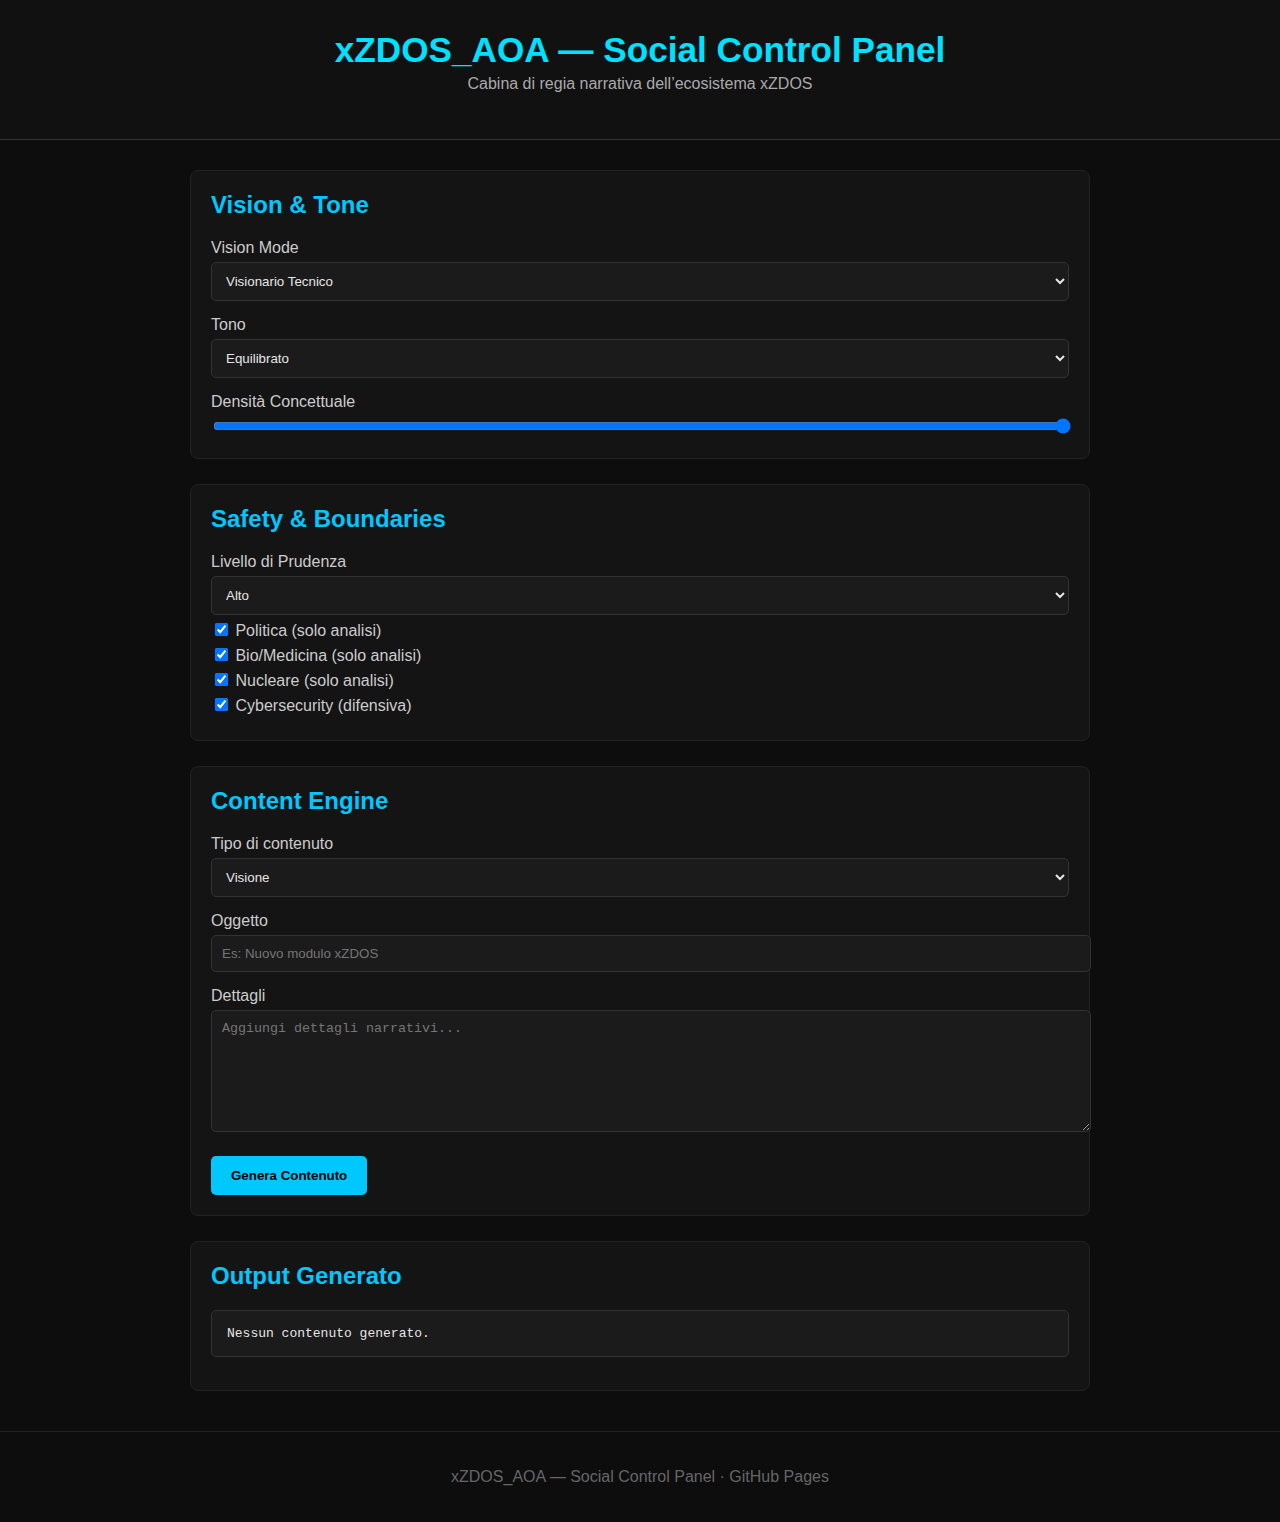
<file: docs/index.html>
<!DOCTYPE html>
<html lang="it">
<head>
    <meta charset="UTF-8">
    <title>xZDOS_AOA — Social Control Panel</title>
    <link rel="stylesheet" href="style.css">
</head>

<body>
    <header>
        <h1>xZDOS_AOA — Social Control Panel</h1>
        <p class="subtitle">Cabina di regia narrativa dell’ecosistema xZDOS</p>
    </header>

    <main>
        <section class="card">
            <h2>Vision & Tone</h2>

            <label>Vision Mode</label>
            <select id="visionMode">
                <option value="visionario_puro">Visionario Puro</option>
                <option value="visionario_tecnico" selected>Visionario Tecnico</option>
                <option value="visionario_istituzionale">Visionario Istituzionale</option>
            </select>

            <label>Tono</label>
            <select id="tone">
                <option value="freddo">Freddo</option>
                <option value="equilibrato" selected>Equilibrato</option>
                <option value="caldo">Caldo</option>
            </select>

            <label>Densità Concettuale</label>
            <input type="range" id="density" min="1" max="3" value="3">
        </section>

        <section class="card">
            <h2>Safety & Boundaries</h2>

            <label>Livello di Prudenza</label>
            <select id="prudence">
                <option value="rigido">Rigido</option>
                <option value="alto" selected>Alto</option>
                <option value="medio">Medio</option>
            </select>

            <div class="checkbox-group">
                <label><input type="checkbox" checked> Politica (solo analisi)</label>
                <label><input type="checkbox" checked> Bio/Medicina (solo analisi)</label>
                <label><input type="checkbox" checked> Nucleare (solo analisi)</label>
                <label><input type="checkbox" checked> Cybersecurity (difensiva)</label>
            </div>
        </section>

        <section class="card">
            <h2>Content Engine</h2>

            <label>Tipo di contenuto</label>
            <select id="contentType">
                <option value="announce">Annuncio</option>
                <option value="vision" selected>Visione</option>
                <option value="behind">Dietro le quinte</option>
                <option value="manifesto">Manifesto</option>
            </select>

            <label>Oggetto</label>
            <input type="text" id="subject" placeholder="Es: Nuovo modulo xZDOS">

            <label>Dettagli</label>
            <textarea id="details" placeholder="Aggiungi dettagli narrativi..."></textarea>

            <button id="generate">Genera Contenuto</button>
        </section>

        <section class="card output">
            <h2>Output Generato</h2>
            <pre id="outputBox">Nessun contenuto generato.</pre>
        </section>
    </main>

    <footer>
        <p>xZDOS_AOA — Social Control Panel · GitHub Pages</p>
    </footer>

    <script src="controller.js"></script>
</body>
</html>
</file>
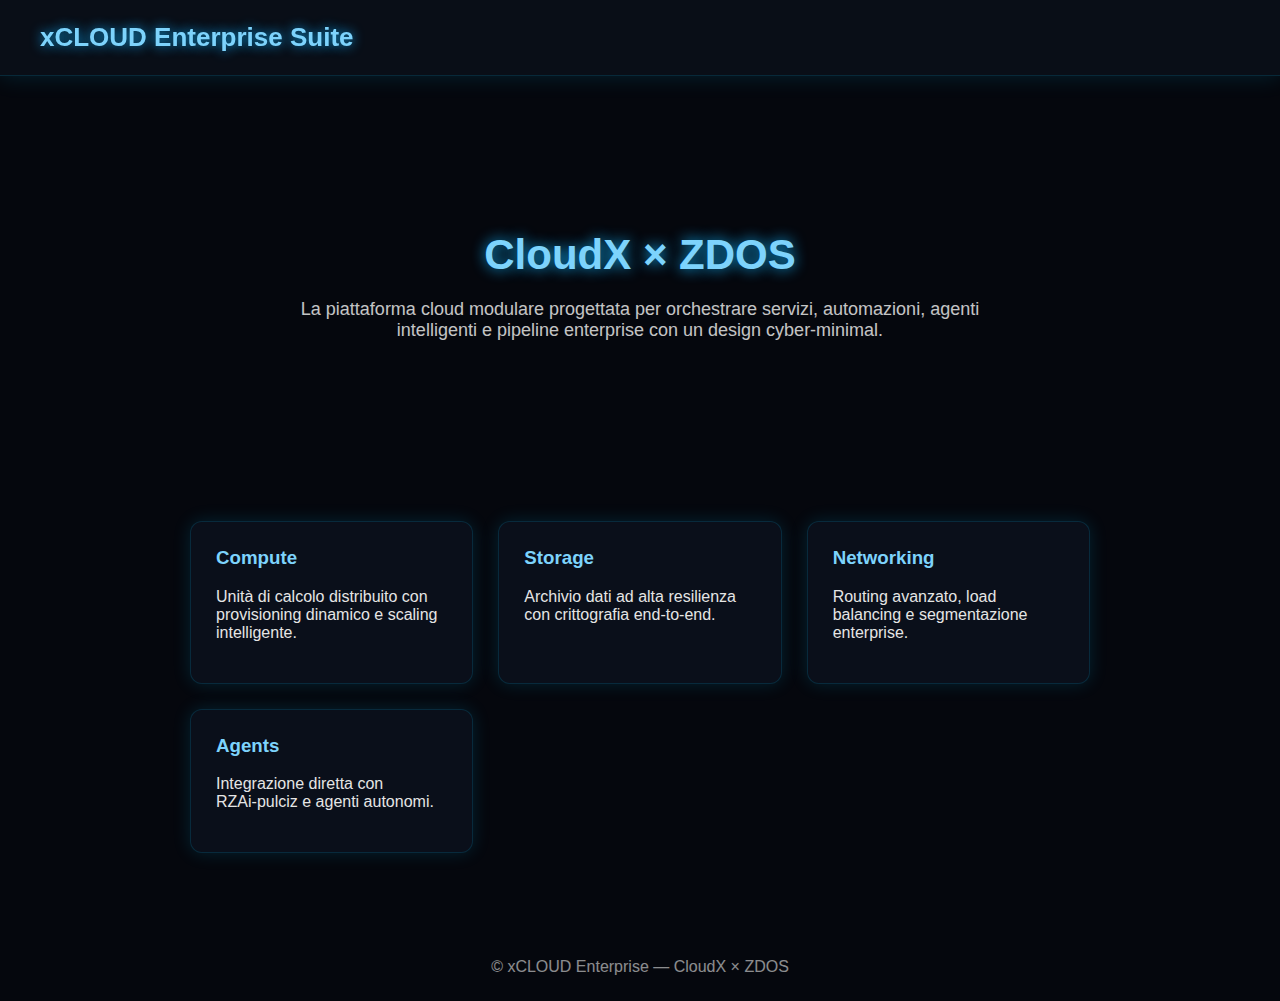
<file: xCLOUD/index.html>
<!DOCTYPE html>
<html lang="it">
<head>
  <meta charset="UTF-8">
  <meta name="viewport" content="width=device-width, initial-scale=1.0">
  <title>xCLOUD — Enterprise Cloud Suite</title>

  <style>
    body {
      margin: 0;
      padding: 0;
      background: #05070d;
      color: #e5e5e5;
      font-family: "Inter", sans-serif;
    }

    header {
      background: rgba(10, 15, 26, 0.85);
      backdrop-filter: blur(12px);
      padding: 22px 40px;
      display: flex;
      justify-content: space-between;
      align-items: center;
      border-bottom: 1px solid rgba(0, 200, 255, 0.15);
      box-shadow: 0 0 22px rgba(0, 200, 255, 0.15);
    }

    header h1 {
      margin: 0;
      font-size: 26px;
      color: #7dd3fc;
      text-shadow: 0 0 12px #0ea5e9;
    }

    .hero {
      text-align: center;
      padding: 120px 20px;
    }

    .hero h2 {
      font-size: 42px;
      margin-bottom: 20px;
      color: #7dd3fc;
      text-shadow: 0 0 14px #0ea5e9;
    }

    .hero p {
      font-size: 18px;
      max-width: 700px;
      margin: 0 auto;
      opacity: 0.85;
    }

    .modules {
      max-width: 900px;
      margin: 60px auto;
      display: grid;
      grid-template-columns: repeat(auto-fit, minmax(260px, 1fr));
      gap: 25px;
    }

    .card {
      background: #0a0f1a;
      padding: 25px;
      border-radius: 12px;
      border: 1px solid rgba(0, 200, 255, 0.15);
      box-shadow: 0 0 18px rgba(0, 200, 255, 0.15);
      transition: 0.2s;
    }

    .card:hover {
      transform: translateY(-4px);
      box-shadow: 0 0 22px rgba(0, 200, 255, 0.25);
    }

    .card h3 {
      margin-top: 0;
      color: #7dd3fc;
    }

    footer {
      text-align: center;
      padding: 25px;
      margin-top: 80px;
      opacity: 0.6;
    }
  </style>
</head>

<body>

<header>
  <h1>xCLOUD Enterprise Suite</h1>
</header>

<section class="hero">
  <h2>CloudX × ZDOS</h2>
  <p>
    La piattaforma cloud modulare progettata per orchestrare servizi, automazioni,
    agenti intelligenti e pipeline enterprise con un design cyber‑minimal.
  </p>
</section>

<section class="modules">

  <div class="card">
    <h3>Compute</h3>
    <p>Unità di calcolo distribuito con provisioning dinamico e scaling intelligente.</p>
  </div>

  <div class="card">
    <h3>Storage</h3>
    <p>Archivio dati ad alta resilienza con crittografia end‑to‑end.</p>
  </div>

  <div class="card">
    <h3>Networking</h3>
    <p>Routing avanzato, load balancing e segmentazione enterprise.</p>
  </div>

  <div class="card">
    <h3>Agents</h3>
    <p>Integrazione diretta con RZAi‑pulciz e agenti autonomi.</p>
  </div>

</section>

<footer>
  © xCLOUD Enterprise — CloudX × ZDOS
</footer>

</body>
</html>
</file>
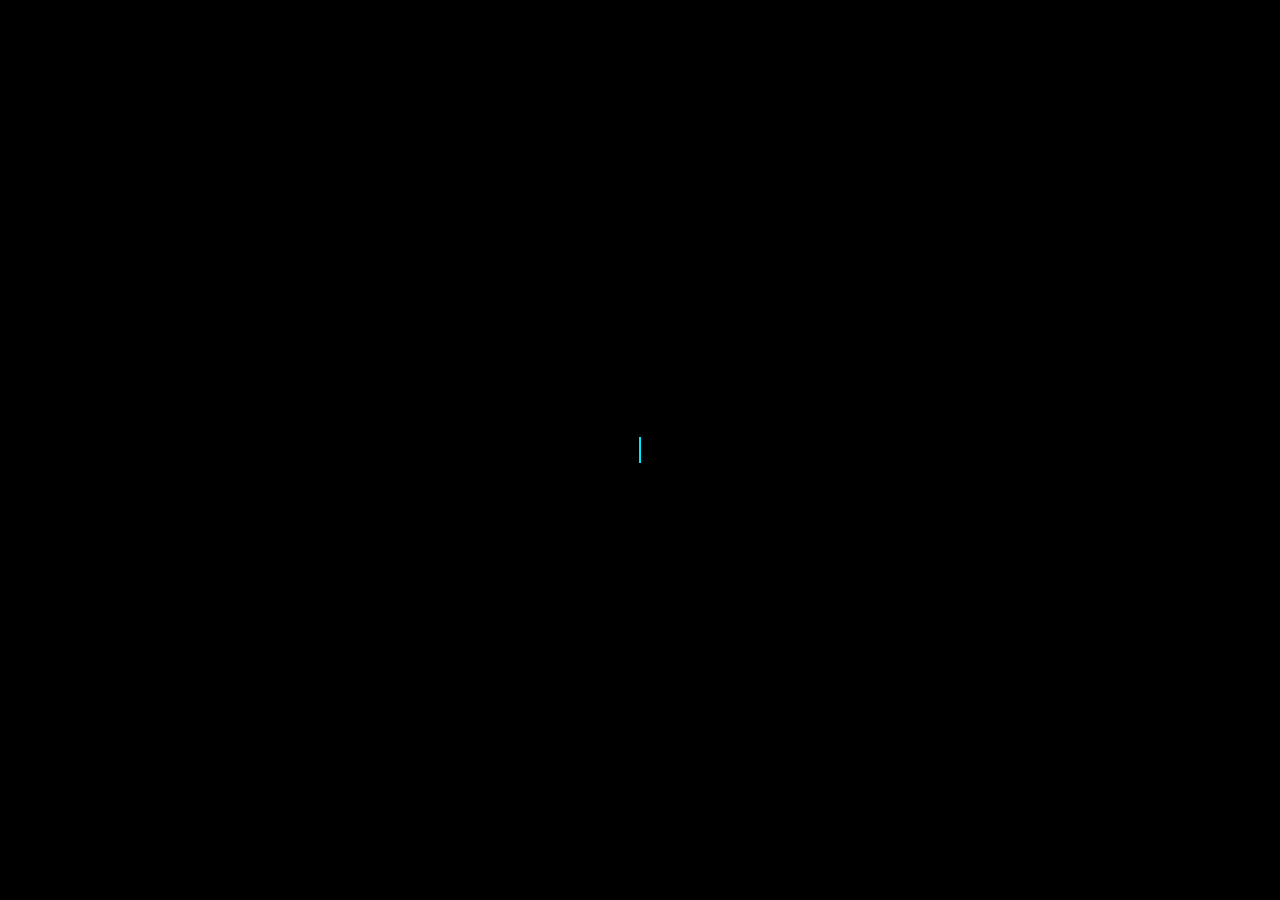
<file: zdos/index.html>
<!DOCTYPE html>
<html lang="it">
<head>
  <meta charset="UTF-8">
  <title>CloudX Portal – X‑ZDOS</title>
  <style>
    body {
      background: #000;
      color: #e5e5e5;
      font-family: 'Inter', sans-serif;
      margin: 0;
      overflow: hidden;
    }

    /* INTRO */
    #intro {
      position: fixed;
      top: 0; left: 0;
      width: 100%; height: 100%;
      background: #000;
      display: flex;
      justify-content: center;
      align-items: center;
      flex-direction: column;
      z-index: 10;
      animation: fadeOut 1s ease forwards;
      animation-delay: 3.2s;
    }

    #introText {
      font-size: 22px;
      color: #00eaff;
      text-shadow: 0 0 10px #00eaff88;
      white-space: nowrap;
      overflow: hidden;
      border-right: 2px solid #00eaff;
      width: 0;
      animation: typing 2.5s steps(30), blink 0.7s infinite;
    }

    @keyframes typing {
      from { width: 0; }
      to { width: 260px; }
    }

    @keyframes blink {
      50% { border-color: transparent; }
    }

    @keyframes fadeOut {
      to { opacity: 0; visibility: hidden; }
    }

    /* PORTALE */
    #portal {
      display: none;
      height: 100vh;
      width: 100%;
      background: #050505;
      display: flex;
      flex-direction: column;
      justify-content: center;
      align-items: center;
      text-align: center;
      animation: fadeIn 1s ease forwards;
    }

    @keyframes fadeIn {
      from { opacity: 0; }
      to { opacity: 1; }
    }

    h1 {
      font-size: 34px;
      margin-bottom: 20px;
      color: #00eaff;
      text-shadow: 0 0 12px #00eaff66;
      letter-spacing: 1px;
    }

    p {
      opacity: 0.7;
      margin-bottom: 40px;
      font-size: 15px;
    }

    .btn {
      padding: 14px 32px;
      font-size: 18px;
      color: #050505;
      background: #00eaff;
      border: none;
      border-radius: 10px;
      cursor: pointer;
      text-decoration: none;
      font-weight: 600;
      box-shadow: 0 0 14px #00eaff88;
      transition: 0.2s ease;
      margin-bottom: 25px;
    }

    .btn:hover {
      background: #00c7d6;
      box-shadow: 0 0 20px #00eaffaa;
    }

    select {
      padding: 12px;
      font-size: 16px;
      border-radius: 8px;
      background: #111;
      color: #e5e5e5;
      border: 1px solid #333;
      margin-top: 10px;
    }
  </style>
</head>
<body>

  <!-- INTRO -->
  <div id="intro">
    <div id="introText">BOOTING CLOUDX SYSTEM...</div>
  </div>

  <!-- PORTALE -->
  <div id="portal">
    <h1>CloudX Portal</h1>
    <p>Accesso al circuito X‑ZDOS</p>

    <a class="btn" href="https://wallet.x-zdos.it">
      Entra nel DSN Wallet
    </a>

    <select onchange="if(this.value) window.location.href=this.value">
      <option value="">Navigazione CloudX…</option>
      <option value="https://wallet.x-zdos.it">DSN Wallet</option>
      <option value="https://x-zdos.it">Home</option>
      <option value="https://x-zdos.it/zdos">ZDOS</option>
    </select>

  </div>

  <script>
    setTimeout(() => {
      document.getElementById("portal").style.display = "flex";
    }, 3200);
  </script>

</body>
</html>
</file>
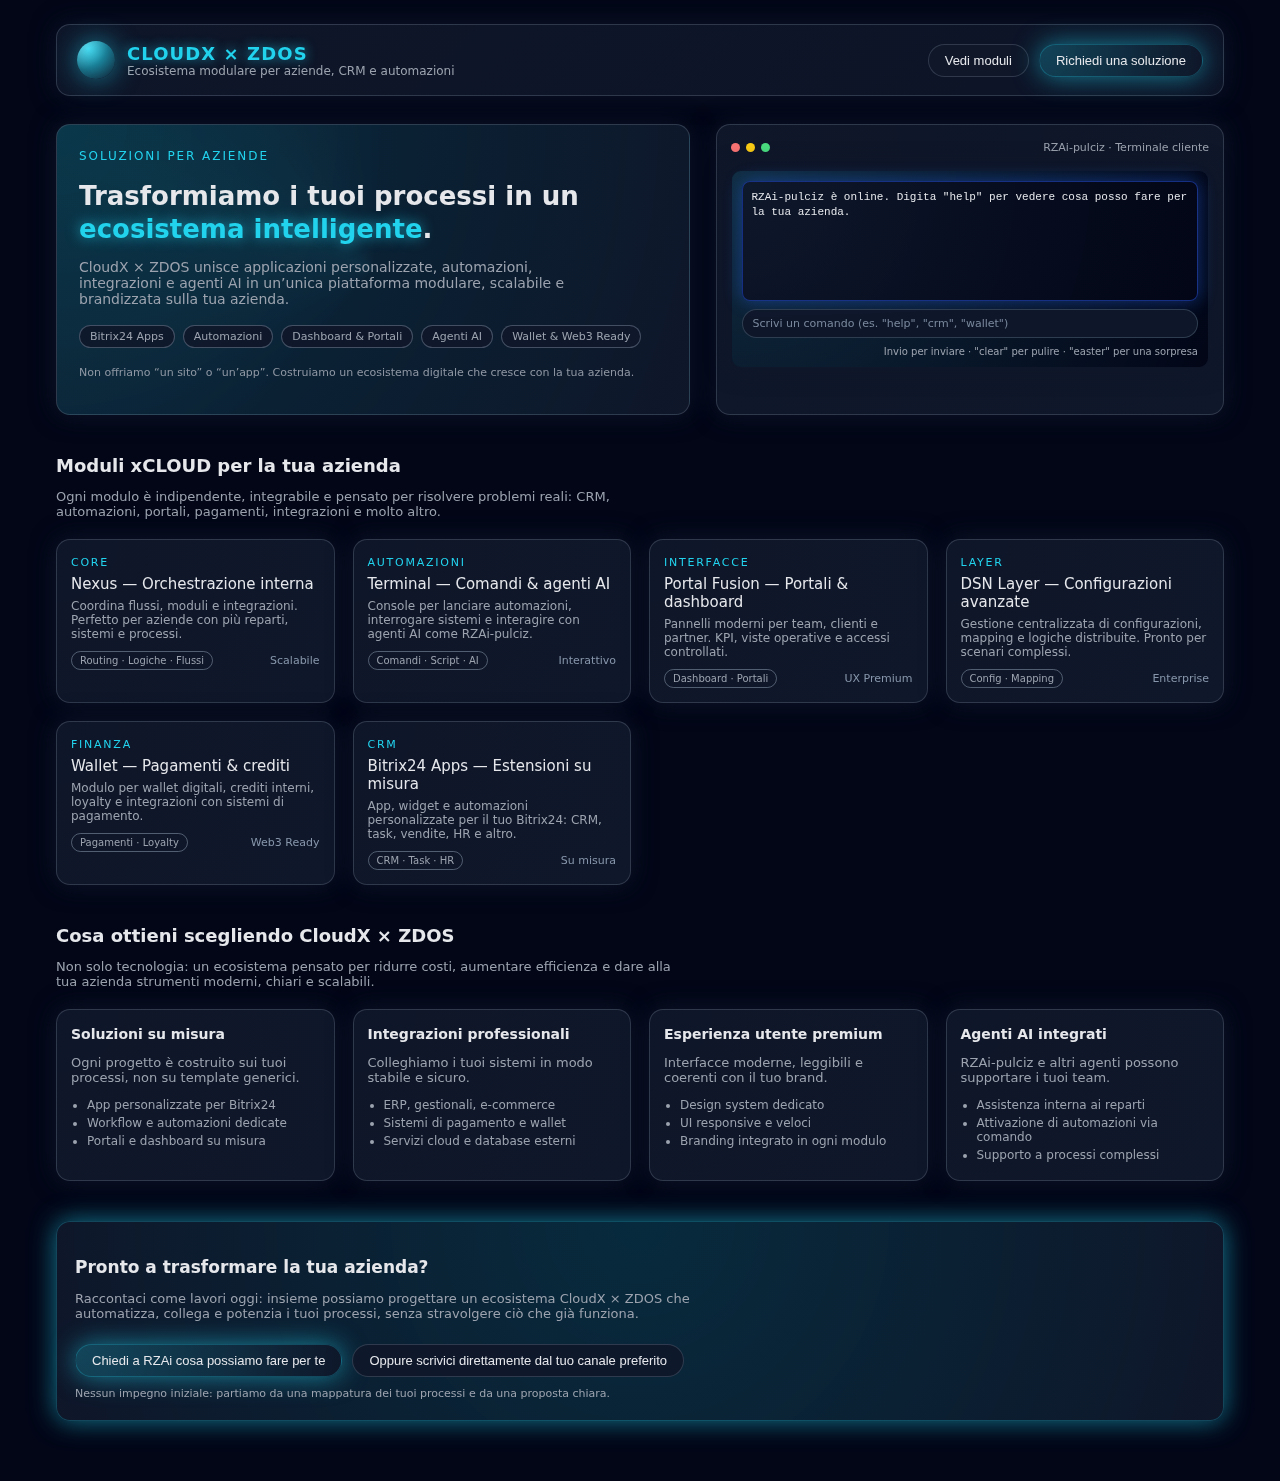
<file: clienti.html>
<!DOCTYPE html>
<html lang="it">
<head>
  <meta charset="UTF-8" />
  <title>CloudX × ZDOS — Soluzioni per Aziende</title>
  <meta name="viewport" content="width=device-width, initial-scale=1.0" />

  <style>
    :root {
      --bg: #050711;
      --bg-alt: #070a16;
      --accent: #22d3ee;
      --accent-soft: rgba(34, 211, 238, 0.25);
      --accent-strong: rgba(34, 211, 238, 0.7);
      --text: #e5e7eb;
      --muted: #9ca3af;
      --danger: #f97373;
      --card-border: rgba(148, 163, 184, 0.25);
      --radius: 14px;
      --shadow-soft: 0 0 24px rgba(15, 23, 42, 0.9);
      --shadow-neon: 0 0 26px rgba(34, 211, 238, 0.55);
    }

    * {
      box-sizing: border-box;
    }

    body {
      margin: 0;
      font-family: system-ui, -apple-system, BlinkMacSystemFont, "Inter", sans-serif;
      background: radial-gradient(circle at top, #020617 0, #020617 40%, #020617 100%);
      color: var(--text);
      min-height: 100vh;
    }

    a {
      color: var(--accent);
      text-decoration: none;
    }

    .page {
      max-width: 1200px;
      margin: 0 auto;
      padding: 24px 16px 60px;
    }

    /* HEADER */

    .header {
      display: flex;
      align-items: center;
      justify-content: space-between;
      gap: 16px;
      padding: 16px 20px;
      margin-bottom: 28px;
      border-radius: var(--radius);
      background: linear-gradient(135deg, rgba(15, 23, 42, 0.95), rgba(15, 23, 42, 0.85));
      border: 1px solid var(--card-border);
      box-shadow: var(--shadow-soft);
      position: sticky;
      top: 12px;
      z-index: 20;
      backdrop-filter: blur(14px);
    }

    .brand {
      display: flex;
      align-items: center;
      gap: 12px;
    }

    .brand-logo {
      width: 38px;
      height: 38px;
      border-radius: 999px;
      background: radial-gradient(circle at 30% 20%, #22d3ee, #0f172a);
      box-shadow: var(--shadow-neon);
      position: relative;
      overflow: hidden;
    }

    .brand-logo::after {
      content: "";
      position: absolute;
      inset: 0;
      background: radial-gradient(circle at 10% 0, rgba(248, 250, 252, 0.4), transparent 55%);
      mix-blend-mode: screen;
      opacity: 0.7;
    }

    .brand-text-title {
      font-size: 18px;
      font-weight: 600;
      letter-spacing: 0.06em;
      text-transform: uppercase;
      color: var(--accent);
      text-shadow: 0 0 12px rgba(34, 211, 238, 0.7);
    }

    .brand-text-sub {
      font-size: 12px;
      color: var(--muted);
    }

    .header-cta {
      display: flex;
      gap: 10px;
      flex-wrap: wrap;
      justify-content: flex-end;
    }

    .btn {
      border-radius: 999px;
      padding: 8px 16px;
      font-size: 13px;
      border: 1px solid var(--card-border);
      background: rgba(15, 23, 42, 0.9);
      color: var(--text);
      cursor: pointer;
      display: inline-flex;
      align-items: center;
      gap: 6px;
      transition: 0.18s ease;
    }

    .btn-primary {
      border-color: var(--accent-soft);
      background: radial-gradient(circle at top left, rgba(34, 211, 238, 0.25), rgba(15, 23, 42, 0.95));
      box-shadow: var(--shadow-neon);
    }

    .btn:hover {
      transform: translateY(-1px);
      box-shadow: 0 0 18px rgba(15, 23, 42, 0.9);
    }

    .btn-primary:hover {
      box-shadow: var(--shadow-neon);
    }

    /* HERO */

    .hero {
      margin-top: 26px;
      margin-bottom: 32px;
      display: grid;
      grid-template-columns: minmax(0, 3fr) minmax(0, 2.4fr);
      gap: 26px;
      align-items: stretch;
    }

    @media (max-width: 880px) {
      .hero {
        grid-template-columns: minmax(0, 1fr);
      }
    }

    .hero-main {
      padding: 24px 22px;
      border-radius: var(--radius);
      background: radial-gradient(circle at top left, rgba(34, 211, 238, 0.18), rgba(15, 23, 42, 0.98));
      border: 1px solid var(--card-border);
      box-shadow: var(--shadow-soft);
      position: relative;
      overflow: hidden;
    }

    .hero-main::before {
      content: "";
      position: absolute;
      inset: -40%;
      background: conic-gradient(from 220deg, transparent 0, rgba(34, 211, 238, 0.18), transparent 40%);
      opacity: 0.4;
      mix-blend-mode: screen;
      animation: spin 18s linear infinite;
    }

    @keyframes spin {
      to {
        transform: rotate(360deg);
      }
    }

    .hero-main-inner {
      position: relative;
      z-index: 1;
    }

    .hero-kicker {
      font-size: 12px;
      text-transform: uppercase;
      letter-spacing: 0.16em;
      color: var(--accent);
      margin-bottom: 8px;
    }

    .hero-title {
      font-size: 26px;
      line-height: 1.25;
      margin-bottom: 10px;
    }

    .hero-title span {
      color: var(--accent);
      text-shadow: 0 0 14px rgba(34, 211, 238, 0.7);
    }

    .hero-sub {
      font-size: 14px;
      color: var(--muted);
      max-width: 520px;
      margin-bottom: 18px;
    }

    .hero-tags {
      display: flex;
      flex-wrap: wrap;
      gap: 8px;
      margin-bottom: 18px;
    }

    .tag {
      font-size: 11px;
      padding: 4px 10px;
      border-radius: 999px;
      border: 1px solid rgba(148, 163, 184, 0.4);
      background: rgba(15, 23, 42, 0.9);
      color: var(--muted);
    }

    .hero-footnote {
      font-size: 11px;
      color: var(--muted);
      opacity: 0.9;
    }

    /* HERO SIDE: TERMINALE RZAI */

    .hero-side {
      border-radius: var(--radius);
      background: radial-gradient(circle at top, rgba(15, 23, 42, 0.95), rgba(15, 23, 42, 1));
      border: 1px solid var(--card-border);
      box-shadow: var(--shadow-soft);
      padding: 16px 14px 14px;
      display: flex;
      flex-direction: column;
      gap: 10px;
    }

    .terminal-header {
      display: flex;
      align-items: center;
      justify-content: space-between;
      margin-bottom: 6px;
    }

    .terminal-dots {
      display: flex;
      gap: 6px;
      align-items: center;
    }

    .dot {
      width: 9px;
      height: 9px;
      border-radius: 999px;
    }

    .dot.red {
      background: #f97373;
    }

    .dot.yellow {
      background: #facc15;
    }

    .dot.green {
      background: #4ade80;
    }

    .terminal-title {
      font-size: 11px;
      color: var(--muted);
    }

    .terminal-window {
      border-radius: 10px;
      background: radial-gradient(circle at top left, rgba(34, 211, 238, 0.12), #020617);
      border: 1px solid rgba(15, 23, 42, 0.9);
      box-shadow: var(--shadow-soft);
      padding: 10px;
      display: flex;
      flex-direction: column;
      gap: 8px;
    }

    #output {
      font-family: "JetBrains Mono", ui-monospace, SFMono-Regular, Menlo, Monaco, Consolas, "Liberation Mono", "Courier New", monospace;
      font-size: 11px;
      line-height: 1.4;
      min-height: 120px;
      max-height: 180px;
      overflow-y: auto;
      padding: 8px;
      border-radius: 8px;
      background: radial-gradient(circle at top left, rgba(15, 23, 42, 0.9), #020617);
      border: 1px solid rgba(30, 64, 175, 0.7);
      box-shadow: 0 0 18px rgba(37, 99, 235, 0.45);
      white-space: pre-wrap;
    }

    #input {
      font-family: inherit;
      font-size: 11px;
      padding: 7px 9px;
      border-radius: 999px;
      border: 1px solid rgba(51, 65, 85, 0.9);
      background: rgba(15, 23, 42, 0.95);
      color: var(--text);
      outline: none;
      width: 100%;
    }

    #input::placeholder {
      color: rgba(148, 163, 184, 0.8);
    }

    .terminal-hint {
      font-size: 10px;
      color: var(--muted);
      text-align: right;
    }

    /* SEZIONI */

    .section {
      margin-top: 40px;
    }

    .section-title {
      font-size: 18px;
      margin-bottom: 8px;
    }

    .section-sub {
      font-size: 13px;
      color: var(--muted);
      max-width: 620px;
    }

    /* GRID MODULI */

    .modules-grid {
      margin-top: 20px;
      display: grid;
      grid-template-columns: repeat(auto-fit, minmax(230px, 1fr));
      gap: 18px;
    }

    .module-card {
      position: relative;
      border-radius: var(--radius);
      background: radial-gradient(circle at top left, rgba(15, 23, 42, 0.95), rgba(15, 23, 42, 1));
      border: 1px solid var(--card-border);
      box-shadow: var(--shadow-soft);
      padding: 16px 14px 14px;
      overflow: hidden;
      cursor: pointer;
      transition: 0.18s ease;
    }

    .module-card::before {
      content: "";
      position: absolute;
      inset: -40%;
      background: radial-gradient(circle at top, rgba(34, 211, 238, 0.12), transparent 60%);
      opacity: 0;
      transition: 0.25s ease;
      mix-blend-mode: screen;
    }

    .module-card:hover {
      transform: translateY(-3px);
      box-shadow: var(--shadow-neon);
      border-color: var(--accent-soft);
    }

    .module-card:hover::before {
      opacity: 1;
    }

    .module-label {
      font-size: 11px;
      text-transform: uppercase;
      letter-spacing: 0.16em;
      color: var(--accent);
      margin-bottom: 6px;
    }

    .module-name {
      font-size: 15px;
      margin-bottom: 6px;
    }

    .module-desc {
      font-size: 12px;
      color: var(--muted);
      margin-bottom: 10px;
    }

    .module-meta {
      font-size: 11px;
      color: rgba(148, 163, 184, 0.9);
      display: flex;
      justify-content: space-between;
      align-items: center;
      gap: 8px;
    }

    .module-pill {
      padding: 3px 8px;
      border-radius: 999px;
      border: 1px solid rgba(148, 163, 184, 0.5);
      font-size: 10px;
      color: var(--muted);
    }

    /* SEZIONE VALORE */

    .value-grid {
      margin-top: 20px;
      display: grid;
      grid-template-columns: repeat(auto-fit, minmax(260px, 1fr));
      gap: 18px;
    }

    .value-card {
      border-radius: var(--radius);
      background: radial-gradient(circle at top left, rgba(15, 23, 42, 0.95), rgba(15, 23, 42, 1));
      border: 1px solid var(--card-border);
      box-shadow: var(--shadow-soft);
      padding: 16px 14px 14px;
      font-size: 13px;
      color: var(--muted);
    }

    .value-card h3 {
      margin: 0 0 6px;
      font-size: 14px;
      color: var(--text);
    }

    .value-list {
      margin: 8px 0 0;
      padding-left: 16px;
      font-size: 12px;
    }

    .value-list li {
      margin-bottom: 4px;
    }

    /* CTA FINALE */

    .cta-final {
      margin-top: 40px;
      border-radius: var(--radius);
      background: radial-gradient(circle at top, rgba(34, 211, 238, 0.18), rgba(15, 23, 42, 0.98));
      border: 1px solid var(--accent-soft);
      box-shadow: var(--shadow-neon);
      padding: 20px 18px;
      display: flex;
      flex-direction: column;
      gap: 10px;
    }

    .cta-title {
      font-size: 17px;
    }

    .cta-sub {
      font-size: 13px;
      color: var(--muted);
      max-width: 620px;
    }

    .cta-actions {
      display: flex;
      flex-wrap: wrap;
      gap: 10px;
    }

    .cta-note {
      font-size: 11px;
      color: var(--muted);
    }

    /* TOAST */

    .toast {
      position: fixed;
      bottom: 16px;
      right: 16px;
      padding: 10px 14px;
      border-radius: 999px;
      background: rgba(15, 23, 42, 0.96);
      border: 1px solid var(--accent-soft);
      color: var(--text);
      font-size: 11px;
      display: none;
      align-items: center;
      gap: 8px;
      box-shadow: var(--shadow-neon);
      z-index: 50;
    }

    .toast-dot {
      width: 8px;
      height: 8px;
      border-radius: 999px;
      background: var(--accent);
      box-shadow: 0 0 10px rgba(34, 211, 238, 0.8);
    }
  </style>
</head>
<body>
  <div class="page">
    <!-- HEADER -->
    <header class="header">
      <div class="brand">
        <div class="brand-logo"></div>
        <div>
          <div class="brand-text-title">CloudX × ZDOS</div>
          <div class="brand-text-sub">Ecosistema modulare per aziende, CRM e automazioni</div>
        </div>
      </div>
      <div class="header-cta">
        <button class="btn" id="btn-moduli">Vedi moduli</button>
        <button class="btn btn-primary" id="btn-contatto">Richiedi una soluzione</button>
      </div>
    </header>

    <!-- HERO -->
    <section class="hero">
      <div class="hero-main">
        <div class="hero-main-inner">
          <div class="hero-kicker">Soluzioni per aziende</div>
          <h1 class="hero-title">
            Trasformiamo i tuoi processi in un <span>ecosistema intelligente</span>.
          </h1>
          <p class="hero-sub">
            CloudX × ZDOS unisce applicazioni personalizzate, automazioni, integrazioni e agenti AI
            in un’unica piattaforma modulare, scalabile e brandizzata sulla tua azienda.
          </p>

          <div class="hero-tags">
            <span class="tag">Bitrix24 Apps</span>
            <span class="tag">Automazioni</span>
            <span class="tag">Dashboard &amp; Portali</span>
            <span class="tag">Agenti AI</span>
            <span class="tag">Wallet &amp; Web3 Ready</span>
          </div>

          <p class="hero-footnote">
            Non offriamo “un sito” o “un’app”. Costruiamo un ecosistema digitale che cresce con la tua azienda.
          </p>
        </div>
      </div>

      <!-- TERMINALE RZAI -->
      <aside class="hero-side">
        <div class="terminal-header">
          <div class="terminal-dots">
            <div class="dot red"></div>
            <div class="dot yellow"></div>
            <div class="dot green"></div>
          </div>
          <div class="terminal-title">RZAi‑pulciz · Terminale cliente</div>
        </div>
        <div class="terminal-window">
          <div id="output">RZAi‑pulciz è online. Digita "help" per vedere cosa posso fare per la tua azienda.</div>
          <input id="input" type="text" placeholder='Scrivi un comando (es. "help", "crm", "wallet")' />
          <div class="terminal-hint">Invio per inviare · "clear" per pulire · "easter" per una sorpresa</div>
        </div>
      </aside>
    </section>

    <!-- MODULI -->
    <section class="section" id="section-moduli">
      <h2 class="section-title">Moduli xCLOUD per la tua azienda</h2>
      <p class="section-sub">
        Ogni modulo è indipendente, integrabile e pensato per risolvere problemi reali: CRM, automazioni,
        portali, pagamenti, integrazioni e molto altro.
      </p>

      <div class="modules-grid">
        <div class="module-card" data-module="nexus">
          <div class="module-label">Core</div>
          <div class="module-name">Nexus — Orchestrazione interna</div>
          <div class="module-desc">
            Coordina flussi, moduli e integrazioni. Perfetto per aziende con più reparti, sistemi e processi.
          </div>
          <div class="module-meta">
            <span class="module-pill">Routing · Logiche · Flussi</span>
            <span>Scalabile</span>
          </div>
        </div>

        <div class="module-card" data-module="terminal">
          <div class="module-label">Automazioni</div>
          <div class="module-name">Terminal — Comandi &amp; agenti AI</div>
          <div class="module-desc">
            Console per lanciare automazioni, interrogare sistemi e interagire con agenti AI come RZAi‑pulciz.
          </div>
          <div class="module-meta">
            <span class="module-pill">Comandi · Script · AI</span>
            <span>Interattivo</span>
          </div>
        </div>

        <div class="module-card" data-module="portal">
          <div class="module-label">Interfacce</div>
          <div class="module-name">Portal Fusion — Portali &amp; dashboard</div>
          <div class="module-desc">
            Pannelli moderni per team, clienti e partner. KPI, viste operative e accessi controllati.
          </div>
          <div class="module-meta">
            <span class="module-pill">Dashboard · Portali</span>
            <span>UX Premium</span>
          </div>
        </div>

        <div class="module-card" data-module="dsn">
          <div class="module-label">Layer</div>
          <div class="module-name">DSN Layer — Configurazioni avanzate</div>
          <div class="module-desc">
            Gestione centralizzata di configurazioni, mapping e logiche distribuite. Pronto per scenari complessi.
          </div>
          <div class="module-meta">
            <span class="module-pill">Config · Mapping</span>
            <span>Enterprise</span>
          </div>
        </div>

        <div class="module-card" data-module="wallet">
          <div class="module-label">Finanza</div>
          <div class="module-name">Wallet — Pagamenti &amp; crediti</div>
          <div class="module-desc">
            Modulo per wallet digitali, crediti interni, loyalty e integrazioni con sistemi di pagamento.
          </div>
          <div class="module-meta">
            <span class="module-pill">Pagamenti · Loyalty</span>
            <span>Web3 Ready</span>
          </div>
        </div>

        <div class="module-card" data-module="bitrix">
          <div class="module-label">CRM</div>
          <div class="module-name">Bitrix24 Apps — Estensioni su misura</div>
          <div class="module-desc">
            App, widget e automazioni personalizzate per il tuo Bitrix24: CRM, task, vendite, HR e altro.
          </div>
          <div class="module-meta">
            <span class="module-pill">CRM · Task · HR</span>
            <span>Su misura</span>
          </div>
        </div>
      </div>
    </section>

    <!-- VALORE -->
    <section class="section">
      <h2 class="section-title">Cosa ottieni scegliendo CloudX × ZDOS</h2>
      <p class="section-sub">
        Non solo tecnologia: un ecosistema pensato per ridurre costi, aumentare efficienza e dare alla tua azienda
        strumenti moderni, chiari e scalabili.
      </p>

      <div class="value-grid">
        <div class="value-card">
          <h3>Soluzioni su misura</h3>
          <p>
            Ogni progetto è costruito sui tuoi processi, non su template generici.
          </p>
          <ul class="value-list">
            <li>App personalizzate per Bitrix24</li>
            <li>Workflow e automazioni dedicate</li>
            <li>Portali e dashboard su misura</li>
          </ul>
        </div>

        <div class="value-card">
          <h3>Integrazioni professionali</h3>
          <p>
            Colleghiamo i tuoi sistemi in modo stabile e sicuro.
          </p>
          <ul class="value-list">
            <li>ERP, gestionali, e‑commerce</li>
            <li>Sistemi di pagamento e wallet</li>
            <li>Servizi cloud e database esterni</li>
          </ul>
        </div>

        <div class="value-card">
          <h3>Esperienza utente premium</h3>
          <p>
            Interfacce moderne, leggibili e coerenti con il tuo brand.
          </p>
          <ul class="value-list">
            <li>Design system dedicato</li>
            <li>UI responsive e veloci</li>
            <li>Branding integrato in ogni modulo</li>
          </ul>
        </div>

        <div class="value-card">
          <h3>Agenti AI integrati</h3>
          <p>
            RZAi‑pulciz e altri agenti possono supportare i tuoi team.
          </p>
          <ul class="value-list">
            <li>Assistenza interna ai reparti</li>
            <li>Attivazione di automazioni via comando</li>
            <li>Supporto a processi complessi</li>
          </ul>
        </div>
      </div>
    </section>

    <!-- CTA FINALE -->
    <section class="cta-final" id="section-contatto">
      <div>
        <h2 class="cta-title">Pronto a trasformare la tua azienda?</h2>
        <p class="cta-sub">
          Raccontaci come lavori oggi: insieme possiamo progettare un ecosistema CloudX × ZDOS che automatizza,
          collega e potenzia i tuoi processi, senza stravolgere ciò che già funziona.
        </p>
      </div>
      <div class="cta-actions">
        <button class="btn btn-primary" id="btn-rzai-contact">
          Chiedi a RZAi cosa possiamo fare per te
        </button>
        <button class="btn">
          Oppure scrivici direttamente dal tuo canale preferito
        </button>
      </div>
      <div class="cta-note">
        Nessun impegno iniziale: partiamo da una mappatura dei tuoi processi e da una proposta chiara.
      </div>
    </section>
  </div>

  <!-- TOAST -->
  <div class="toast" id="toast">
    <div class="toast-dot"></div>
    <div id="toast-text">Modulo selezionato.</div>
  </div>

  <script>
    // TERMINALE RZAI CLIENTI

    const output = document.getElementById("output");
    const input = document.getElementById("input");

    function type(text) {
      let i = 0;
      const speed = 15;
      function typing() {
        if (i < text.length) {
          output.innerHTML += text.charAt(i);
          i++;
          output.scrollTop = output.scrollHeight;
          setTimeout(typing, speed);
        }
      }
      typing();
    }

    const aiResponses = {
      help: `
Comandi disponibili:
help        - Mostra questo menu
crm         - Soluzioni per CRM e Bitrix24
automazioni - Automazioni e workflow
portali     - Portali, dashboard e pannelli
wallet      - Pagamenti, crediti e loyalty
ai          - Agenti AI e RZAi‑pulciz
integrazioni- Collegare sistemi esterni
clear       - Pulisce il terminale
easter      - ???`,

      crm: "Possiamo creare moduli, app e automazioni su Bitrix24 per vendite, task, HR e supporto.",
      automazioni: "Automatizziamo processi ripetitivi: notifiche, generazione documenti, sincronizzazioni, pipeline personalizzate.",
      portali: "Realizziamo portali e dashboard per team, clienti e partner, con viste su misura.",
      wallet: "Possiamo integrare wallet digitali, crediti interni, loyalty e sistemi di pagamento.",
      ai: "RZAi‑pulciz può assistere i tuoi team, attivare automazioni e guidare l’uso dei sistemi.",
      integrazioni: "Colleghiamo ERP, gestionali, e‑commerce, servizi cloud e database in un unico ecosistema.",
      easter: "🟣 *Pulciz‑Mode attivato:* la tua azienda merita un ecosistema che brilla, non solo che funziona. 🐣✨",
    };

    function neonPulse() {
      output.style.boxShadow = "0 0 22px rgba(34, 211, 238, 0.8)";
      setTimeout(() => {
        output.style.boxShadow = "0 0 18px rgba(37, 99, 235, 0.45)";
      }, 260);
    }

    input.addEventListener("keydown", function (e) {
      if (e.key === "Enter") {
        const cmd = input.value.trim().toLowerCase();
        input.value = "";

        if (!cmd) return;

        output.innerHTML += `\n> ${cmd}\n`;
        neonPulse();

        if (cmd === "clear") {
          output.innerHTML = 'RZAi‑pulciz è online. Digita "help" per vedere cosa posso fare per la tua azienda.\n';
          return;
        }

        if (aiResponses[cmd]) {
          type(aiResponses[cmd] + "\n");
        } else {
          type("Comando non riconosciuto. Digita 'help' per la lista.\n");
        }
      }
    });

    // SCROLL AI MODULI / CONTATTO

    const btnModuli = document.getElementById("btn-moduli");
    const btnContatto = document.getElementById("btn-contatto");
    const sectionModuli = document.getElementById("section-moduli");
    const sectionContatto = document.getElementById("section-contatto");

    btnModuli.addEventListener("click", () => {
      sectionModuli.scrollIntoView({ behavior: "smooth", block: "start" });
    });

    btnContatto.addEventListener("click", () => {
      sectionContatto.scrollIntoView({ behavior: "smooth", block: "start" });
    });

    // MODULI INTERATTIVI + TOAST

    const toast = document.getElementById("toast");
    const toastText = document.getElementById("toast-text");

    function showToast(text) {
      toastText.textContent = text;
      toast.style.display = "flex";
      setTimeout(() => {
        toast.style.display = "none";
      }, 2600);
    }

    document.querySelectorAll(".module-card").forEach((card) => {
      card.addEventListener("click", () => {
        const moduleKey = card.getAttribute("data-module");
        let msg = "Modulo selezionato.";

        switch (moduleKey) {
          case "nexus":
            msg = "Nexus: ideale per aziende con molti sistemi e reparti da coordinare.";
            break;
          case "terminal":
            msg = "Terminal: perfetto se vuoi lanciare automazioni e comandi in modo rapido.";
            break;
          case "portal":
            msg = "Portal Fusion: ideale per portali clienti, dashboard e viste per team.";
            break;
          case "dsn":
            msg = "DSN Layer: pensato per scenari complessi con molte configurazioni.";
            break;
          case "wallet":
            msg = "Wallet: utile se vuoi crediti interni, loyalty o pagamenti digitali.";
            break;
          case "bitrix":
            msg = "Bitrix24 Apps: perfetto se usi già Bitrix24 e vuoi andare oltre i limiti standard.";
            break;
        }

        showToast(msg);
        neonPulse();
      });
    });

    // CTA: CHIEDI A RZAI

    const btnRzaiContact = document.getElementById("btn-rzai-contact");
    btnRzaiContact.addEventListener("click", () => {
      output.innerHTML += "\n> contatto\n";
      type(
        "Perfetto. Possiamo partire da una call di analisi dei tuoi processi e proporti una soluzione CloudX × ZDOS su misura.\n"
      );
      neonPulse();
      sectionContatto.scrollIntoView({ behavior: "smooth", block: "start" });
    });
  </script>
</body>
</html>
</file>
<file: docs/style.css>
body {
    margin: 0;
    padding: 0;
    background: #0d0d0d;
    color: #e6e6e6;
    font-family: "Segoe UI", sans-serif;
}

header {
    padding: 30px;
    text-align: center;
    background: #111;
    border-bottom: 1px solid #333;
}

h1 {
    margin: 0;
    font-size: 2.2em;
    color: #00e0ff;
}

.subtitle {
    margin-top: 5px;
    color: #aaa;
}

main {
    max-width: 900px;
    margin: 30px auto;
    padding: 0 20px;
}

.card {
    background: #141414;
    padding: 20px;
    margin-bottom: 25px;
    border: 1px solid #222;
    border-radius: 8px;
}

.card h2 {
    margin-top: 0;
    color: #00c8ff;
}

label {
    display: block;
    margin-top: 15px;
    margin-bottom: 5px;
    color: #ccc;
}

input[type="text"],
textarea,
select {
    width: 100%;
    padding: 10px;
    background: #1b1b1b;
    border: 1px solid #333;
    color: #e6e6e6;
    border-radius: 5px;
}

textarea {
    height: 100px;
}

input[type="range"] {
    width: 100%;
}

.checkbox-group label {
    display: block;
    margin: 5px 0;
}

button {
    margin-top: 20px;
    padding: 12px 20px;
    background: #00c8ff;
    border: none;
    color: #000;
    font-weight: bold;
    border-radius: 5px;
    cursor: pointer;
}

button:hover {
    background: #00e0ff;
}

.output pre {
    background: #1b1b1b;
    padding: 15px;
    border-radius: 5px;
    border: 1px solid #333;
    white-space: pre-wrap;
}

footer {
    text-align: center;
    padding: 20px;
    color: #666;
    border-top: 1px solid #222;
    margin-top: 40px;
}
</file>
